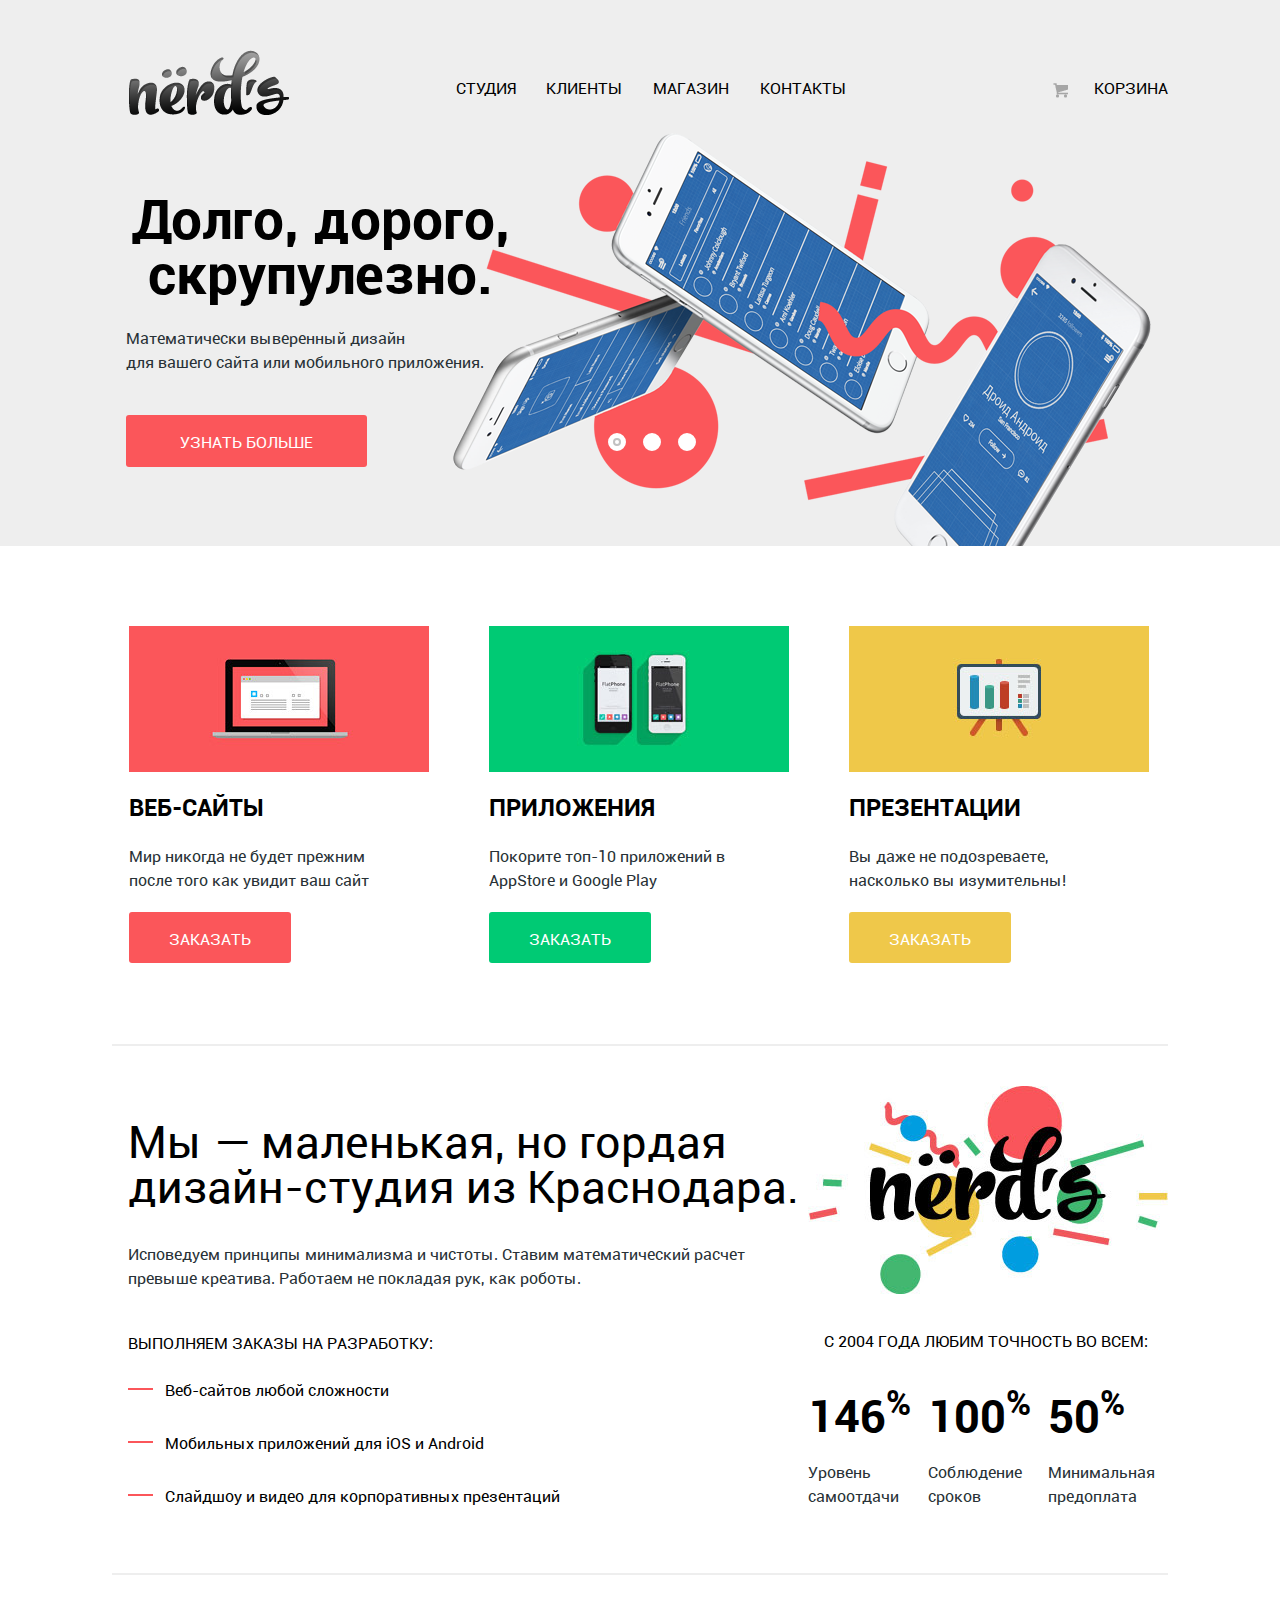
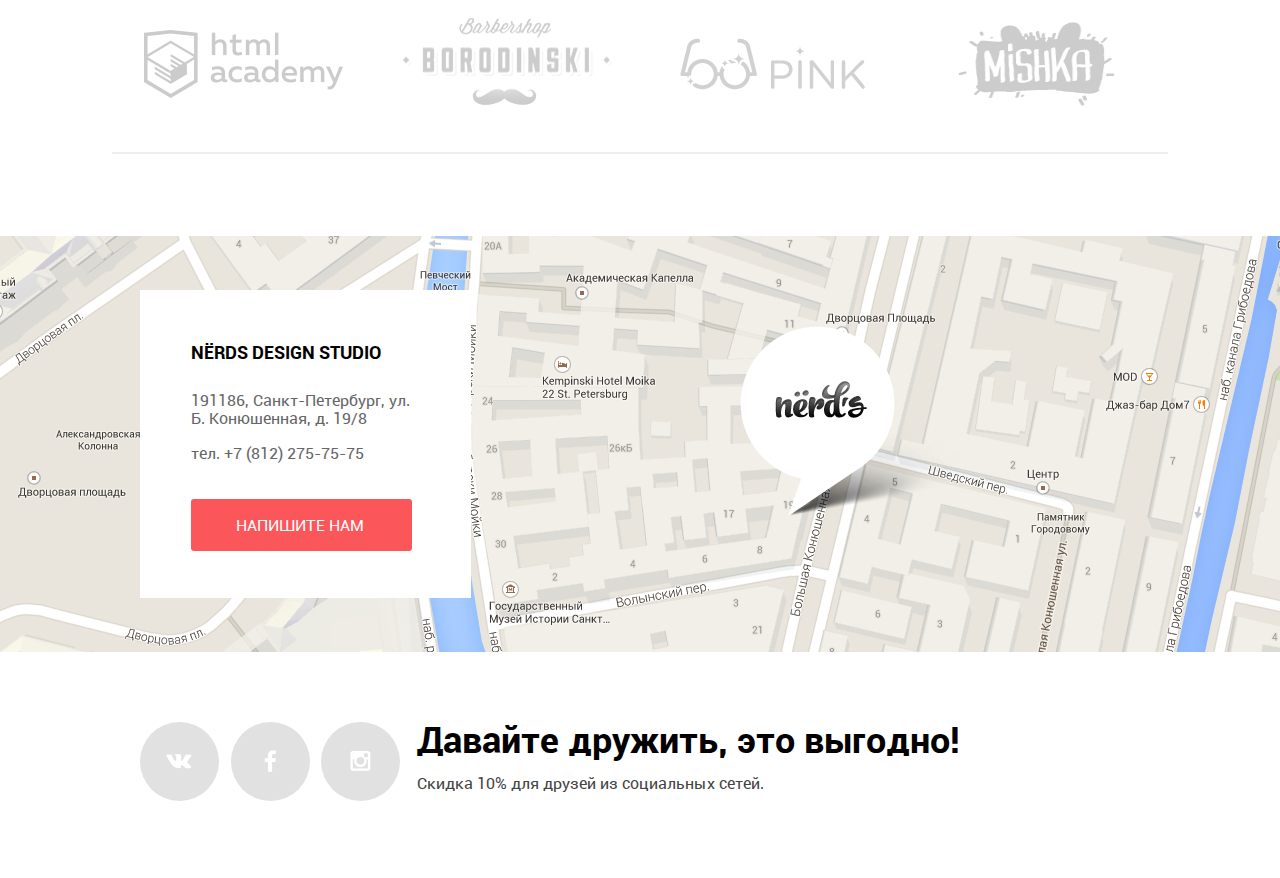
<file: index.html>
<!DOCTYPE html>
<html>
    <head>
        <meta charset="utf-8">
        <title>Nerds главная</title>
        <link rel="stylesheet" href="css/normalize.css" type="text/css">        
        <link rel="stylesheet" href="css/style.css" type="text/css">
    </head>
    <body>
        <header class="main-header">
            <nav class="navigator">
                <a class="logo"></a>
                <ul class="navigator-center">
                    <li>
                        <a href="#">Студия</a>
                    </li>
                    <li>
                        <a href="#">Клиенты</a>
                    </li>
                    <li>
                        <a href="catalog.html">Магазин</a>
                    </li>
                    <li>
                        <a href="#">Контакты</a>
                    </li>
                </ul>
                <a class="basket" href="#">Корзина</a>
            </nav>
            <section class="slider">
                <input type="radio" name="slider" id="slide-btn1" checked>
                <input type="radio" name="slider" id="slide-btn2">
                <input type="radio" name="slider" id="slide-btn3">
                <div class="slider-controls">
                    <label for="slide-btn1"></label>
                    <label for="slide-btn2"></label>
                    <label for="slide-btn3"></label>
                </div>
                <div class="slides">
                    <div class="slide">
                        <h2>Долго, дорого, 
                            скрупулезно.</h2>
                        <p>Математически выверенный дизайн<br> 
                            для вашего сайта или мобильного приложения.</p>
                        <a href="#" class="btn about">Узнать больше</a>
                    </div>
                    <div class="slide">
                        <h2>Любим математику 
                            как никто другой</h2>
                        <p>Никакого креатива, только математические формулы<br> 
                            для расчета идеальных пропорций.</p>
                        <a href="#" class="btn about">Узнать больше</a>
                    </div>
                    <div class="slide">
                        <h2>Только ночь,
                            только хардкор</h2>
                        <p>Работать днем, как все? Мы против этого.<br> 
                            Ближе к полуночи работа только начинается.</p>
                        <a href="#" class="btn about">Узнать больше</a>
                    </div>
                </div>
            </section>
        </header>
        <main class="index-main">
            <section class="products">
                <article class="product">
                    <img src="img/illustration-1.jpg" alt="Веб-сайты" width="300" height="146">
                    <h2>Веб-сайты</h2>
                    <p>Мир никогда не будет прежним после того как увидит ваш сайт</p>
                    <a href="#" class="order-btn">Заказать</a>
                </article>
                <article class="product">
                    <img src="img/illustration-2.jpg" alt="Приложения" width="300" height="146">
                    <h2>Приложения</h2>
                    <p>Покорите топ-10 приложений в AppStore и Google Play</p>
                    <a href="#" class="order-btn">Заказать</a>
                </article>
                <article class="product">
                    <img src="img/illustration-3.jpg" alt="Презентации" width="300" height="146">
                    <h2>Презентации</h2>
                    <p>Вы даже не подозреваете, насколько вы изумительны!</p>
                    <a href="#" class="order-btn">Заказать</a>
                </article>
            </section>
            <section class="features">
                <div class="features-left">
                    <b>Мы — маленькая, но гордая дизайн-студия из Краснодара.</b>
                    <p class="features-left-text1">Исповедуем принципы минимализма и чистоты. Ставим математический расчет
                            превыше креатива. Работаем не покладая рук, как роботы.</p>
                    <p class="features-left-text2">Выполняем заказы на разработку:</p>
                    <ul>
                        <li>Веб-сайтов любой сложности</li>
                        <li>Мобильных приложений для iOS и Android</li>
                        <li>Слайдшоу и видео для корпоративных презентаций</li>
                    </ul>
                </div>
                <div class="features-right">
                    <img src="img/nerds-illustration.jpg" alt="nerds-illustration" width="360" height="208">
                    <p>с 2004 года Любим точность во всем:</p>
                    <div>
                        <span>146<sup>%</sup></span>
                        <span>Уровень самоотдачи</span>
                    </div>
                    <div>
                        <span>100<sup>%</sup></span>
                        <span>Соблюдение сроков</span>
                    </div>
                    <div>
                        <span>50<sup>%</sup></span>
                        <span>Минимальная предоплата</span>
                    </div>
                </div>
            </section>
            <section class="projects">
                <a class="project" href="#">
                    <span>HTML Academy</span>
                    <img src="img/logo-1.png" alt="HTML Academy" width="199" height="68">
                </a>
                <a class="project" href="#">
                        <span>Barbershop</span>
                    <img src="img/logo-2.png" alt="Barbershop" width="209" height="91">
                </a>
                <a class="project" href="#">
                        <span>PINK</span>
                    <img src="img/logo-3.png" alt="PINK" width="185" height="52">
                </a>
                <a class="project" href="#">
                        <span>MISHKA</span>
                    <img src="img/logo-4.png" alt="MISHKA" width="157" height="84">
                </a>
            </section>
            <section class="map">
                <div class="about-us">
                    <h2>NЁRDS DESIGN STUDIO</h2>
                    <p>191186, Санкт-Петербург, 
                        ул. Б. Конюшенная, д. 19/8</p>
                    <p>тел. +7 (812) 275-75-75</p>
                    <a class="open-modal" href="#">Напишите нам</a>
                </div>
            </section>
        </main>
        <footer class="main-footer">
            <div class="social-group">
                <a href="#" class="social vk">
                    <span>Vkontakte</span>
                </a>
                <a href="#" class="social fb">
                    <span>Facebook</span>
                </a>
                <a href="#" class="social ins">
                    <span>Instagram</span>
                </a>
            </div>
            <div class="frends">
                <b>Давайте дружить, это выгодно!</b>
                <p>Скидка 10% для друзей из социальных сетей.</p>
            </div>
        </footer>
        <div class="modal">
            <button class="modal-close">x</button>
            <h2>Напишите нам</h2>
            <form action="#" method="get" name="modal-form" id="modal-form">
                <div>    
                    <label for="name">Ваше имя:</label>
                    <label for="email">Ваш e-mail:</label>
                    <input type="text" name="name" id="name" form="modal-form" placeholder="Представьтесь пожалуйста">
                    <input type="email" name="email" id="email" form="modal-form" placeholder="Для отправки ответа">
                </div>
                    <label for="letter">Текст письма:</label>
                <textarea name="letter" id="letter" rows="6" form="modal-form" placeholder="В свободной форме"></textarea>
                <input type="submit" name="submit" value="Отправить" id="submit" form="modal-form">
            </form>
        </div>
        <script type="text/javascript" src="js/script.js"></script>
    </body>
</html>
</file>
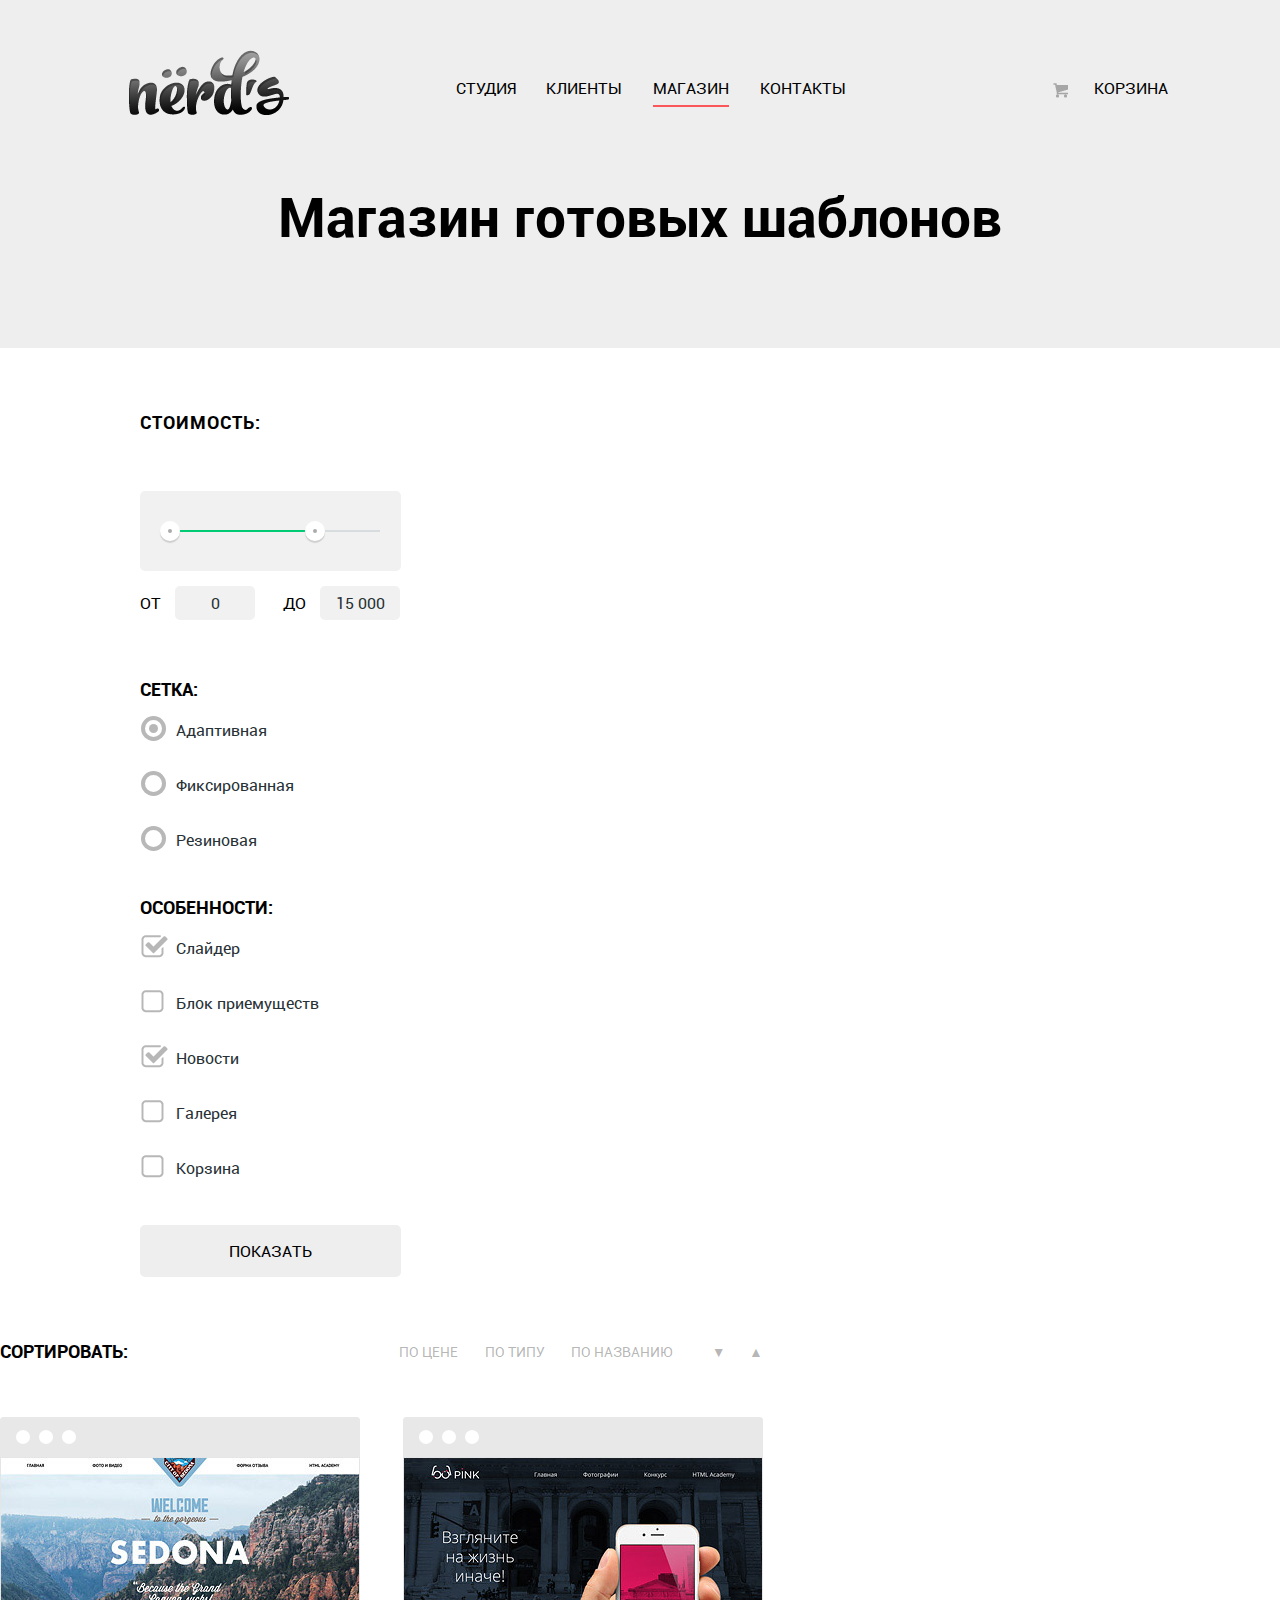
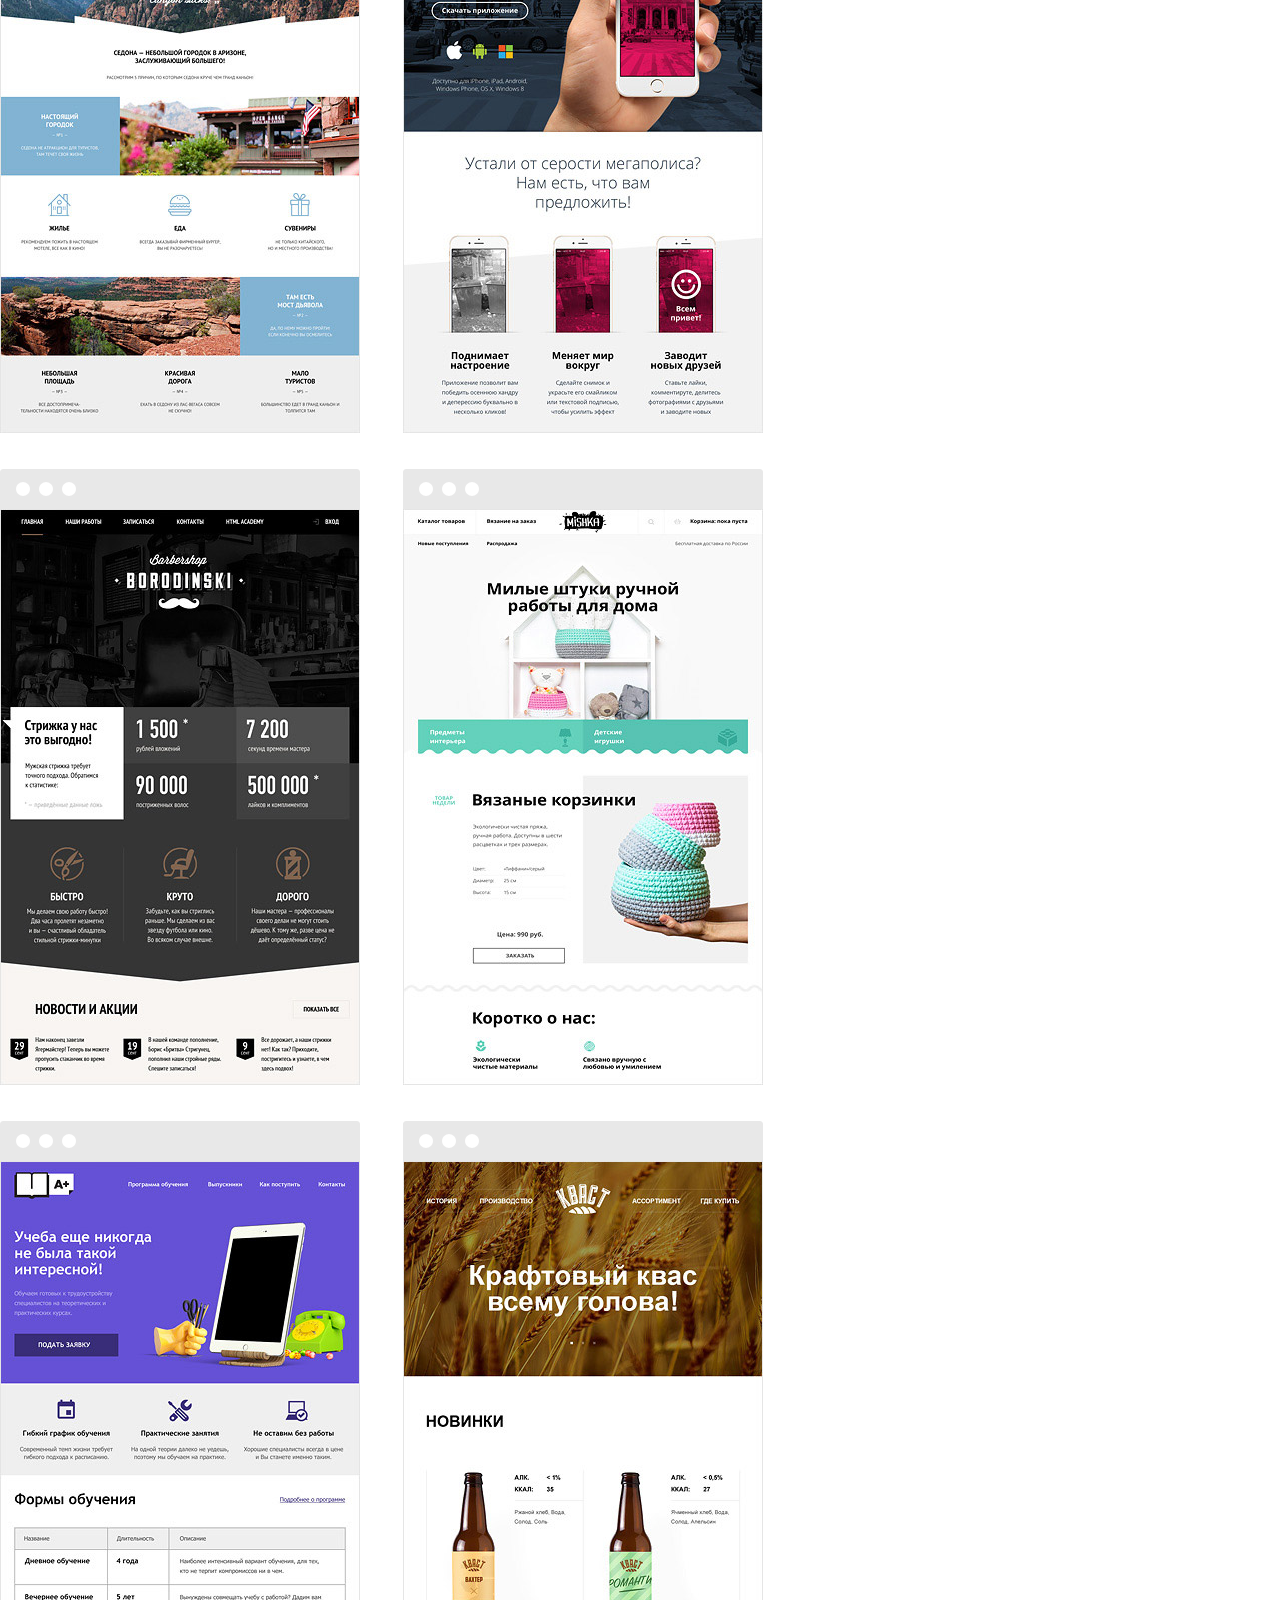
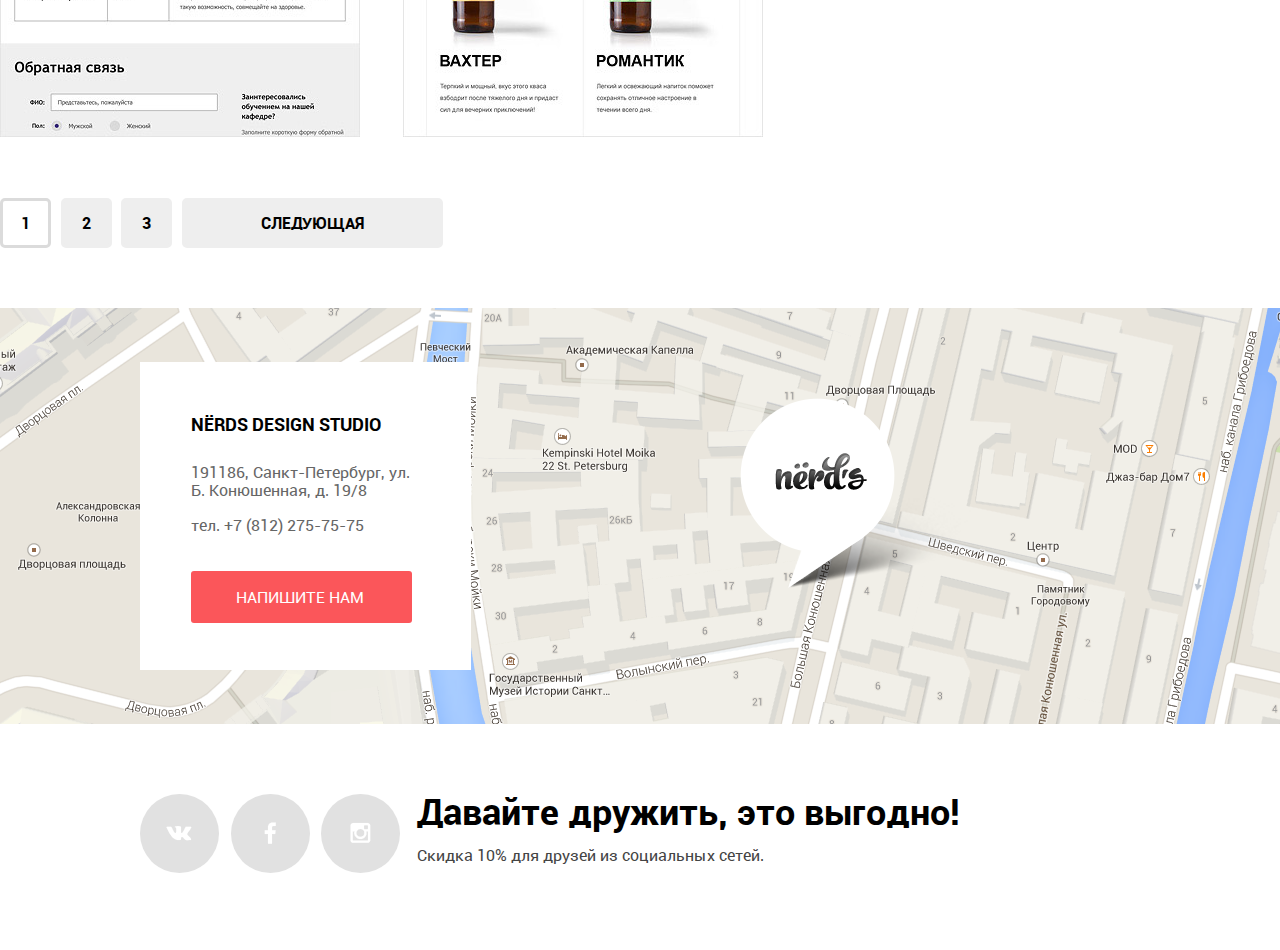
<file: catalog.html>
<!DOCTYPE html>
<html>
    <head>
        <meta charset="utf-8">
        <title>Nerds каталог</title>
        <link rel="stylesheet" href="css/normalize.css" type="text/css">
        <link rel="stylesheet" href="css/style.css" type="text/css">
    </head>
    <body>
        <header class="main-header">
            <nav class="navigator">
                <a class="logo" href="index.html"></a>
                <ul class="navigator-center">
                    <li>
                        <a href="#">Студия</a>
                    </li>
                    <li>
                        <a href="#">Клиенты</a>
                    </li>
                    <li>
                        <a class="current">Магазин</a>
                    </li>
                    <li>
                        <a href="#">Контакты</a>
                    </li>
                </ul>
                <a class="basket" href="#">Корзина</a>
            </nav>
            <h2>Магазин готовых шаблонов</h2>
        </header>
        <main class="catalog-main">
            <section class="filter">
                <form action="#" method="get" name="filter-form" id="filter-form">
                    <fieldset>
                        <legend>Стоимость:</legend>
                        <div class="range-filter">
                            <div class="range-controls">
                                <div class="scale">
                                    <div class="bar" style="width:70%;"></div>
                                </div>
                                <div class="toggle min-toggle"></div>
                                <div class="toggle max-toggle"></div>
                            </div>
                            <div class="price-controls">
                                <label for="min-price">ОТ</label> 
                                <input class="min-price" id="min-price" type="text" value="0">
                                <label for="max-price">ДО</label>
                                <input class="max-price" id="max-price" type="text" value="15 000">
                            </div>
                        </div>
                    </fieldset>
                    <fieldset>
                        <legend>Сетка:</legend>
                        <input type="radio" name="grid" id="adaptive" checked>
                        <label for="adaptive">Адаптивная</label>
                        <input type="radio" name="grid" id="fixed">
                        <label for="fixed">Фиксированная</label>
                        <input type="radio" name="grid" id="rubber">
                        <label for="rubber">Резиновая</label>
                    </fieldset>
                    <fieldset>
                        <legend>Особенности:</legend>
                        <input type="checkbox" name="features" id="slider" checked>
                        <label for="slider">Слайдер</label>
                        <input type="checkbox" name="features" id="Benefits">
                        <label for="Benefits">Блок приемуществ</label>
                        <input type="checkbox" name="features" id="news" checked>
                        <label for="news">Новости</label>
                        <input type="checkbox" name="features" id="gallery">
                        <label for="gallery">Галерея</label>
                        <input type="checkbox" name="features" id="busket">
                        <label for="busket">Корзина</label>
                    </fieldset>
                    <input type="submit" name="show" id="show" value="Показать">
                </form>
            </section>
            <section class="portfolio">
                <div class="sort">
                    <p>Сортировать:</p>
                    <div class="sort-by">
                        <a href="#">По цене</a>
                        <a href="#">По типу</a>
                        <a href="#">По названию</a>
                        <a href="#">▼</a>
                        <a href="#">▲</a>
                    </div>
                </div>
                <article class="portfolio-item">
                    <img src="img/img-sedona.jpg" alt="sedona" width="360" height="576">
                    <div class="item-about">
                        <h2>Sedona</h2>
                        <p>Информационный сайт для туристов</p>
                        <a href="#" class="buy-btn">9 900 руб.</a>
                    </div>
                </article>
                <article class="portfolio-item">
                    <img src="img/img-pink.jpg" alt="pink" width="360" height="576">
                    <div class="item-about">
                        <h2>Pink</h2>
                        <p>Продуктовый лендинг приложения для iOS и Android</p>
                        <a href="#" class="buy-btn">9 900 руб.</a>
                    </div>
                </article>
                <article class="portfolio-item">
                    <img src="img/img-barbershop.jpg" alt="parbershop" width="360" height="576">
                    <div class="item-about">
                        <h2>Barbershop</h2>
                        <p>Сайт салоны красоты. Для мужчин, да.</p>
                        <a href="#" class="buy-btn">9 900 руб.</a>
                    </div>
                </article>
                <article class="portfolio-item">
                    <img src="img/img-mishka.jpg" alt="mishka" width="360" height="576">
                    <div class="item-about">
                        <h2>Mishka</h2>
                        <p>Интернет-магазин вязаных игрушек</p>
                        <a href="#" class="buy-btn">9 900 руб.</a>
                    </div>
                </article>
                <article class="portfolio-item">
                    <img src="img/img-aplus.jpg" alt="A plus" width="360" height="576">
                    <div class="item-about">
                        <h2>A plus</h2>
                        <p>Лендинг курсов повышения квалификации</p>
                        <a href="#" class="buy-btn">9 900 руб.</a>
                    </div>
                </article>
                <article class="portfolio-item">
                    <img src="img/img-kvast.jpg" alt="kvast" width="360" height="576">
                    <div class="item-about">
                        <h2>Кваст</h2>
                        <p>Промо-сайт производителя крафтового кваса</p>
                        <a href="#" class="buy-btn">9 900 руб.</a>
                    </div>
                </article>
                <div class="page-counter">
                    <a class="active-page">1</a>
                    <a href="#">2</a>
                    <a href="#">3</a>
                    <a class="next" href="#">Следующая</a>
                </div>
            </section>
            <section class="map">
                <div class="about-us">
                    <h2>NЁRDS DESIGN STUDIO</h2>
                    <p>191186, Санкт-Петербург, 
                        ул. Б. Конюшенная, д. 19/8</p>
                    <p>тел. +7 (812) 275-75-75</p>
                    <a class="open-modal" href="#">Напишите нам</a>
                </div>
            </section>
        </main>
        <footer class="main-footer">
            <div class="social-group">
                <a href="#" class="social vk">
                    <span>Vkontakte</span>
                </a>
                <a href="#" class="social fb">
                    <span>Facebook</span>
                </a>
                <a href="#" class="social ins">
                    <span>Instagram</span>
                </a>
            </div>
            <div class="frends">
                <b>Давайте дружить, это выгодно!</b>
                <p>Скидка 10% для друзей из социальных сетей.</p>
            </div>
        </footer>
        <div class="modal">
            <button class="modal-close">x</button>
            <h2>Напишите нам</h2>
            <form action="#" method="get" name="modal-form" id="modal-form">
                <div>    
                    <label for="name">Ваше имя:</label>
                    <label for="email">Ваш e-mail:</label>
                    <input type="text" name="name" id="name" form="modal-form" placeholder="Представьтесь пожалуйста">
                    <input type="email" name="email" id="email" form="modal-form" placeholder="Для отправки ответа">
                </div>
                    <label for="letter">Текст письма:</label>
                <textarea name="letter" id="letter" rows="6" form="modal-form" placeholder="В свободной форме"></textarea>
                <input type="submit" name="submit" value="Отправить" id="submit" form="modal-form">
            </form>
        </div>
        <script type="text/javascript" src="js/script.js"></script>
    </body>
</html>
</file>
<file: css/style.css>
/* Put your CSS code in the left column, instead of example, to put or remove unnecessary prefixes. */

@font-face {
    font-family: 'Roboto';
    font-weight: 400;
    src: url(../fonts/Roboto-Regular.ttf);
}

@font-face {
    font-family: 'Roboto-Bold';
    font-weight: 700;
    src: url(../fonts/Roboto-Bold.ttf);
}

html,
body {
    font-family: "Roboto", "Arial", sans-serif;
    font-size: 16px;
    line-height: 24px;
    margin: 0;
    padding: 0;
    width: auto;
    font-weight: 400;
}

/*header*/
.main-header {
    width: 100%;
    background: #eeeeee;
}

.main-header h2 {
    font-family: "Roboto-Bold", "Arial", sans-serif;
    vertical-align: middle;
    text-align: center;
    font-size: 55px;
    line-height: 55px;
    margin: 0;
    padding: 0;
    margin-top: 75px;
    padding-bottom: 103px;
    font-weight: bold;
}

.navigator {
    display: -webkit-box;
    display: -ms-flexbox;
    display: flex;
    -webkit-box-pack: justify;
        -ms-flex-pack: justify;
            justify-content: space-between;
    margin: 0 auto;
    padding: 0 20px;
    padding-top: 50px;
    width: 82.5555%;
}

.logo {
    -webkit-box-align: end;
        -ms-flex-align: end;
            align-items: flex-end;
    display: block;
    width: 160px;
    height: 65px;
    padding: 0;
    margin: 0;
    margin-left: 17px;
    background: transparent url("../img/nerds-logo.png") no-repeat center
}

.navigator a {
    text-decoration: none;
    color: black;
    font-size: 16px;
    text-transform: uppercase;
}

.navigator-center {
    display: -webkit-box;
    display: -ms-flexbox;
    display: flex;
    -webkit-box-pack: justify;
        -ms-flex-pack: justify;
            justify-content: space-between;
    -webkit-box-align: end;
        -ms-flex-align: end;
            align-items: flex-end;
    width: 37%;
    margin: 0;
    margin-right: 20px;
    margin-left: -20px;
    padding: 0;
    margin-bottom: 15px;
}

.navigator-center li {
    list-style: none;
    padding: 0;
    margin: 0;
}


.navigator a:not(.current):hover {
    color: #fb565a;
}

.navigaror a:not(.current):active {
    color: rgba(0, 0, 0, 0.3);
}

.current {
    position: relative;
}

.current::before {
    position: absolute;
    content: "";
    display: block;
    width: 100%;
    height: 2px;
    background: #fb565a;
    bottom: -9px;
}

.basket {
    margin-top: auto;
    margin-bottom: 15px;
    padding-left: 41px;
    position: relative;
}

.basket::after {
    content: "";
    display: block;
    position: absolute;
    width: 15px;
    height: 15px;
    background: transparent url("../img/sprites.png") no-repeat 0 0;
    top: 7px;
    left: 0;
}

/*----------------------------------*/

/*slider*/
.slider {
    margin-right: auto;
    margin-left: auto;
    width: 82.5555%;
    height: 431px;
    position: relative;
}

.slide {
    width: 100%;
    height: 100%;
    position: absolute;
    top: 0;
    left: 0;
    padding-left: 14px;
}
.slide h2 {
    font-size: 55px;
    line-height: 55px;
    padding: 0;
    margin: 0;
    margin-top: 77px;
    margin-bottom: 24px;
}
.slide p {
    font-size: 16px;
    line-height: 24px;
    color: #283136;
    padding: 0;
    margin: 0;
    margin-bottom: 56px;
}
.about {
    font-size: 16px;
    line-height: 18px;
    text-transform: uppercase;
    padding: 17px 54px 15px;
    text-decoration: none;
    background: #fb565a;
    color: white;
    border-radius: 3px;
}

.about:hover {
    background: #e74246;
}

.about:active {
    color: rgba(255, 255, 255, 0.3);
    background: #d7373b;
}

.slide:nth-child(1) {
    background: transparent url("../img/slide1.png") no-repeat bottom  right 31px;
}
.slide:nth-child(1) h2,
.slide:nth-child(1) p {
    width: 390px;
}

.slide:nth-child(2) {
    background: transparent url("../img/slide2.png") no-repeat bottom right;
}
.slide:nth-child(2) h2,
.slide:nth-child(2) p {
    width: 535px;
}

.slide:nth-child(3) {
    background: transparent url("../img/slide3.png") no-repeat bottom right;    
}
.slide:nth-child(3) h2,
.slide:nth-child(3) p {
    width: 430px;
}

.slider-controls {
    width: 88px;
    display: -webkit-box;
    display: -ms-flexbox;
    display: flex;
    -webkit-box-pack: justify;
        -ms-flex-pack: justify;
            justify-content: space-between;
    position: absolute;
    left: 47%;
    margin-right: -44px;
    top: 318px;
    z-index: 1000;
}
.slider-controls label {
    position: relative;
    cursor: pointer;
    width: 4px;
    height: 4px;
    background: white;
    border:7px solid white;
    border-radius: 50%;
}

#slide-btn1:checked ~ .slider-controls label:nth-child(1)::after,
#slide-btn2:checked ~ .slider-controls label:nth-child(2)::after,
#slide-btn3:checked ~ .slider-controls label:nth-child(3)::after {
    content: "";
    position: absolute;
    display: block;
    width: 4px;
    height: 4px;
    background: white;
    border: 2px solid #c1c1c1;
    border-radius: 50%;
    cursor: pointer;
    top: -2px;
    left: -2px;
}

.slider input {
    display: none;
}

.slide {
    display: none;
}




#slide-btn1:checked ~ .slides .slide:nth-child(1) {
    display: block;
}
#slide-btn2:checked ~ .slides .slide:nth-child(2) {
    display: block;
}
#slide-btn3:checked ~ .slides .slide:nth-child(3) {
    display: block;
}

/*------------------------------------------*/
/*index-main*/
.index-main {
    display: -webkit-box;
    display: -ms-flexbox;
    display: flex;
    -ms-flex-wrap: wrap;
        flex-wrap: wrap;
    padding: 0;
    width: 100%;
    -webkit-box-pack: center;
        -ms-flex-pack: center;
            justify-content: center;
}

.products {
    width: 82.5555%;
    display: -webkit-box;
    display: -ms-flexbox;
    display: flex;
    margin-top: 80px;
    padding: 0;
    padding-bottom: 93px;
    border-bottom: 2px solid #eeeeee;
    -webkit-box-pack: justify;
        -ms-flex-pack: justify;
            justify-content: space-between;
}

.product {
    width: 300px;
    padding-right: 60px;
}

.product:first-child {
    margin-left: 17px;
}

.product h2 {
    font-family: "Roboto-Bold", "Arial", sans-serif;
    margin: 0;
    margin-top: 15px;
    margin-bottom: 21px;
    padding: 0;
    font-size: 24px;
    line-height: 30px;
    font-weight: bold;
    text-transform: uppercase;
}

.product p {
    width: 250px;
    font-size: 16px;
    line-height: 24px;
    color: #283136;
    margin: 0;
    margin-bottom: 35px;
    padding: 0;
}
.product:last-child p {
    width: 230px;
}

.product a {
text-decoration: none;
text-transform: uppercase;
color: white;
font-weight: 400;
font-size: 16px;
line-height: 18px;
padding: 17px 40px 14px;
background: #fb565a;
border-radius: 3px;
}

.product:first-child a:hover {
    background: #e74246;
}

.product:first-child a:active {
    color: rgba(255, 255, 255, 0.3);
    background: #d7373b;
} 

.product:nth-child(2) a {
    background: #00ca74;
}

.product:nth-child(2) a:hover {
    background: #00bc6c;
}

.product:nth-child(2) a:active {
    background: #00aa62;
    color: rgba(255, 255, 255, 0.3);
}

.product:last-child a {
    background: #efc84a;
}

.product:last-child a:hover {
    background: #eab534;
}

.product:last-child a:active {
    color: rgba(255, 255, 255, 0.3);
    background: #e5a722;
}

/*---------------------------------*/

.features {
    margin: 0;
    padding: 0;
    padding-bottom: 65px;
    padding-top: 40px;
    border-bottom: 2px solid #eeeeee;
    width: 82.5555%;
    display: -webkit-box;
    display: -ms-flexbox;
    display: flex;
    -webkit-box-pack: justify;
        -ms-flex-pack: justify;
            justify-content: space-between;
}

.features-left {
    width: 680px;
    display: -webkit-box;
    display: -ms-flexbox;
    display: flex;
    -ms-flex-wrap: wrap;
        flex-wrap: wrap;
    padding-top: 34px;
    padding-left: 16px;
}

.features-left b {
    margin: 0;
    margin-bottom: 32px;
    padding: 0;
    font-size: 45px;
    line-height: 45px;
    font-weight: 400;
}

.features-left-text1 {
    margin: 0;
    margin-bottom: 44px;
    padding: 0;
    font-size: 16px;
    line-height: 24px;
    color: #283136;
}

.features-left-text2 {
    margin: 0;
    padding: 0;
    font-size: 16px;
    line-height: 18px;
    margin-bottom: 26px;
    text-transform: uppercase;
    color: black;
}

.features-left ul {
    margin: 0;
    padding: 0;
}

.features-left li {
    margin: 0;
    padding: 0;
    padding-left: 37px;
    list-style: none;
    margin-bottom: 29px;
    position: relative;
}

.features-left li:last-child {
    margin-bottom: 0;
}
.features-left li::after {
    content: "";
    display: block;
    width: 25px;
    height: 2px;
    background: #fb565a;
    position: absolute;
    left: 0;
    top: 10px;
}

.features-right {
    width: 360px;
    margin: 0;
    padding: 0;
    display: -webkit-box;
    display: -ms-flexbox;
    display: flex;
    -ms-flex-wrap: wrap;
        flex-wrap: wrap;
    -webkit-box-pack: justify;
        -ms-flex-pack: justify;
            justify-content: space-between;
}

.features-right p {
    width: 100%;
    margin: 0;
    margin-left: 16px;
    padding: 0;
    margin-top: 25px;
    text-transform: uppercase;
}

.features-right div {
    -ms-flex-item-align: end;
        align-self: flex-end;
    margin: 0;
    padding: 0;
    width: 120px;
}

.features-right span:first-child {
    font-family: "Roboto-Bold", "Arial", sans-serif;
    text-transform: uppercase;
    font-size: 45px;
    line-height: 87px;
    font-weight: bold;
}

.features-right span:last-child {
    padding: 0;
    margin: 0;
    font-weight: 400;
    font-size: 16px;
    line-height: 18px;
    color: #283136;
    text-transform: none;
    vertical-align: right;
}

/*--------------------------------*/

/*projects*/
.projects {
    width: 82.5555%;
    margin: 0 auto;
    margin-bottom: 82px;
    padding: 0;
    display: -webkit-box;
    display: -ms-flexbox;
    display: flex;
    -webkit-box-pack: justify;
        -ms-flex-pack: justify;
            justify-content: space-between;
    border-bottom: 2px solid #eeeeee;
}

.project {
    text-decoration: none;
    width: 25%;
    height: 177px;
    display: -webkit-box;
    display: -ms-flexbox;
    display: flex;
    -webkit-box-pack: center;
        -ms-flex-pack: center;
            justify-content: center;
    -webkit-box-align: center;
        -ms-flex-align: center;
            align-items: center;
}

.project span {
    display: none;
}

.project img {
    opacity: 0.2;
}

.project:hover img {
    opacity: 1;
}

.project:active img {
    opacity: 0.1;
}
/*------------------------------*/

/*map*/
.map {
    width: 100%;
    height: 416px;
    display: -webkit-box;
    display: -ms-flexbox;
    display: flex;
    -webkit-box-pack: start;
        -ms-flex-pack: start;
            justify-content: flex-start;
    background: url("../img/map.png") no-repeat center top -151px;
}

.about-us {
    -ms-flex-item-align: center;
        align-self: center;
    background: white;
    width: 221px;
    padding: 54px 59px 47px 51px;
    margin-left: 140px;
    display: -webkit-box;
    display: -ms-flexbox;
    display: flex;
    -webkit-box-orient: vertical;
    -webkit-box-direction: normal;
        -ms-flex-direction: column;
            flex-direction: column;
    -webkit-box-pack: justify;
        -ms-flex-pack: justify;
            justify-content: space-between;
}

.about-us h2 {
    font-family: "Roboto-Bold", "Arial", sans-serif;
    text-transform: uppercase;
    font-size: 18px;
    line-height: 18px;
    font-weight: bold;
    margin: 0;
    margin-bottom: 29px;
    padding: 0;
}

.about-us p {
    font-size: 16px;
    line-height: 18px;
    color: #666666;
    margin: 0;
    margin-bottom: 17px
}

.about-us a {
    text-decoration: none;
    font-size: 16px;
    line-height: 18px;
    text-transform: uppercase;
    font-weight: 400;
    margin-top: 20px;
    padding: 17px 45px;
    background: #fb565a;
    color: white;
    border-radius: 3px;
}

.about-us a:hover {
    background: #e74246;
}

.about-us a:active {
    color: rgba(255, 255, 255, 0.3);
    background: #d7373b;
} 


/*-----------------------------*/

/*footer*/

.main-footer {
    width: auto;
    margin: 0 auto;
    padding: 70px 140px;
    display: -webkit-box;
    display: -ms-flexbox;
    display: flex;
    -webkit-box-pack: justify;
        -ms-flex-pack: justify;
            justify-content: space-between;
}

.social-group {
    width: 260px;
    display: -webkit-box;
    display: -ms-flexbox;
    display: flex;
    -webkit-box-pack: justify;
        -ms-flex-pack: justify;
            justify-content: space-between;
}

.social span {
    display: none
}

.social {
    display: block;
    width: 79px;
    height: 79px;
    background: #e1e1e1 url("../img/sprites.png") no-repeat;
    border-radius: 50%;
}

.vk {
    background-position:  0 -173px;
}
.vk:hover {
    background: #e74246 url("../img/sprites.png") no-repeat 0 -173px;
}
.vk:active {
    background: #d7373b url("../img/sprites.png") no-repeat 0 -173px;
}

.fb {
    background-position: 0 -15px;
}
.fb:hover {
    background: #e74246 url("../img/sprites.png") no-repeat 0 -15px;
}
.fb:active {
    background: #d7373b url("../img/sprites.png") no-repeat 0 -15px;
}

.ins {
    background-position: 0 -94px;
}
.ins:hover {
    background: #e74246 url("../img/sprites.png") no-repeat 0 -94px;
}
.ins:active {
    background: #d7373b url("../img/sprites.png") no-repeat 0 -94px;
    
}


.frends {
    margin-right: 18%;
}

.frends b {
    font-family: "Roboto-Bold", "Arial", sans-serif;
    font-weight: 700;
    font-size: 36px;
    line-height: 36px;
    vertical-align: middle;
}

.frends p {
    font-size: 16px;
    line-height: 18px;
    color: #444444;
    vertical-align: middle;
}

/*-----------------------*/

/*modal*/

.modal {
    display: none;
}

.modal-open {
    display: -webkit-box;
    display: -ms-flexbox;
    display: flex;
    width: 760px;
    background: white;
    position: fixed;
    z-index: 1500;
    left: 15%;
    bottom: 40px;
    -ms-flex-wrap: wrap;
        flex-wrap: wrap;
    padding: 70px 100px 86px;
    -webkit-box-shadow: 0 20px 40px 0px rgba(0, 0, 0, 0.75);
            box-shadow: 0 20px 40px 0px rgba(0, 0, 0, 0.75);
}

.modal-open h2 {
    -ms-flex-preferred-size: auto;
        flex-basis: auto;
    font-size: 45px;
    line-height: 45px;
    margin: 0;
    margin-bottom: 48px;
    padding: 0;
}

.modal-open div {
    width: 100%;
    display: -webkit-box;
    display: -ms-flexbox;
    display: flex;
    -ms-flex-wrap: wrap;
        flex-wrap: wrap;
    margin-bottom: 35px;
    -webkit-box-pack: justify;
        -ms-flex-pack: justify;
            justify-content: space-between;

}

.modal-open input[type="text"],
.modal-open input[type="email"],
.modal-open textarea {
    padding: 16px 14px;
    border: 2px solid #d7dcde;
    border-radius: 3px;
    width: 328px;
}
.modal-open input[type="text"]:hover,
.modal-open input[type="email"]:hover,
.modal-open textarea:hover {
    border-color: #b4b9bb;
}

.modal-open input[type="text"]:focus,
.modal-open input[type="email"]:focus,
.modal-open textarea:focus {
    border-color: #000000;
}

.modal-open label {
    font-family: "Roboto-Bold", "Arial", sans-serif;
    display: inline-block;
    width: 360px;
    font-size: 16px;
    line-height: 18px;
    font-weight: 700;
    margin-bottom: 9px;
}

.modal-open textarea {
    width: 728px;
}

.modal-open input[type="submit"] {
    font-size: 16px;
    line-height: 18px;
    text-transform: uppercase;
    padding: 17px 84px 15px 82px;
    border: none;
    background: #fb565a;
    color: white;
    border-radius: 3px;
    margin: 0;
    margin-top: 45px;
    cursor: pointer;
}
.modal-open input[type="submit"]:hover {
    background: #e74246;
}

.modal-open input[type="submit"]:active {
    color: rgba(255, 255, 255, 0.3);
    background: #d7373b;
} 

.modal-close {
    position: absolute;
    height: 16px;
    top: 85px;
    right: 100px;
    font-size: 0;
    border: 0;
    background: 0 0;
    cursor: pointer;
    outline: 0;
}

.modal-close::after,
.modal-close::before {
    position: absolute;
    display: block;
    content: "";
    width: 26px;
    height: 5px;
    border-radius: 1px;
    background: rgba(259, 86, 90, 0.3);
    top: 8px;
    left: -1px;
    cursor: pointer;
}

.modal-close::after {
    -webkit-transform: rotate(45deg);
        -ms-transform: rotate(45deg);
            transform: rotate(45deg);
}

.modal-close::before {
    -webkit-transform: rotate(-45deg);
        -ms-transform: rotate(-45deg);
            transform: rotate(-45deg);
}

.modal-close:hover::after,
.modal-close:hover::before {
    background: rgba(259, 86, 90, 1);
}

.modal-close:active::after,
.modal-close:active::before {
    background: rgba(259, 86, 90, 0.1);
}
/*======================================*/

/*catalog*/
.catalog-main {
    display: -webkit-box;
    display: -ms-flexbox;
    display: flex;
    -ms-flex-wrap: wrap;
        flex-wrap: wrap;
    -webkit-box-pack: justify;
        -ms-flex-pack: justify;
            justify-content: space-between;
}

/*----------------------------------*/

/*filter*/

.filter {
    display: -webkit-box;
    display: -ms-flexbox;
    display: flex;
    -ms-flex-wrap: wrap;
        flex-wrap: wrap;
    width: 260px;
    margin-left: 140px;
    margin-top: 60px;
}

.filter fieldset:nth-child(1) {
    margin-bottom: 55px;
}


.range-filter {
    width: 100%;
    margin-top: 53px;
}

.range-controls {
    position: relative;
    height: 80px;
    margin-bottom: 15px;
    padding: 0 21px;
    background: #f1f1f1;
    border-radius: 5px;
    overflow: hidden;
}

.range-controls .scale {
    margin-top: 39px;
    height: 2px;
    background: #d7dcde;
}

.range-controls .bar {
    height: 2px;
    background: #00ca74;
}

.range-controls .toggle {
    width: 4px;
    height: 4px;
    border: 8px solid white;
    background: #ababab;
    border-radius: 50px;
    position: absolute;
    top: 30px;
    left: 20px;
    -webkit-box-shadow: 0 2px 1px 0 #cfcfcf;
            box-shadow: 0 2px 1px 0 #cfcfcf;
    cursor: pointer;
}

.range-controls .max-toggle {
    left: 165px;
}

.price-controls input {
    width: 60px;
    padding: 8px 10px;
    margin-left: 10px;
    border: none;
    background: #f1f1f1;
    font-size: 16px;
    font-family: inherit;
    font-weight: 400;
    font-style: normal;
    text-align: center;
    color: #283136;
    border-radius: 5px;
}

.price-controls .min-price {
    margin-right: 24px;
}

.price-controls {
    white-space: nowrap;
}

.filter fieldset {
    border: none;
    margin: 0;
    padding: 0;
}

.filter legend {
    font-family: "Roboto-Bold", "Arial", sans-serif;
    font-size: 18px;
    line-height: 30px;
    font-weight: bold;
    text-transform: uppercase;
    letter-spacing: 0px;
}

.filter fieldset:nth-child(2) {
    display: -webkit-box;
    display: -ms-flexbox;
    display: flex;
    -webkit-box-orient: vertical;
    -webkit-box-direction: normal;
        -ms-flex-direction: column;
            flex-direction: column;
    width: 160px;
    margin: 0;
    margin-bottom: 23px;
    padding: 0;
}

.filter fieldset:nth-child(3) {
    width: 180px;
    display: -webkit-box;
    display: -ms-flexbox;
    display: flex;
    -webkit-box-orient: vertical;
    -webkit-box-direction: normal;
        -ms-flex-direction: column;
            flex-direction: column;
    margin: 0;
    margin-bottom: 27px;
    padding: 0;
}

.filter fieldset:nth-child(1) legend {
    letter-spacing: 1px;
}

.filter fieldset:nth-child(2) label,
.filter fieldset:nth-child(3) label {
    font-family: inherit;
    position: relative;
    margin: 0;
    margin-top: 15px;
    margin-bottom: 20px;
    padding: 0;
    padding-left: 36px;
    font-size: 16px;
    line-height: 20px;
    color: #283136;
    cursor: pointer;
    white-space: nowrap;
}

.filter fieldset:nth-child(2) input,
.filter fieldset:nth-child(3) input {
    display: none;
}

.filter fieldset:nth-child(2) label::after {
    position: absolute;
    top: -4px;
    left: 1px;
    display: block;
    width: 17px;
    height: 17px;
    background: white;
    border: 4px solid rgba(77, 77, 77, 0.4);
    border-radius: 50%;
    content: "";
    z-index: 1;
    cursor: pointer;
}

.filter fieldset:nth-child(2) input:checked + label::before {
    content: "";
    display: block;
    position: absolute;
    width: 9px;
    height: 9px;
    background: rgba(77, 77, 77, 0.4);
    border-radius: 50%;
    z-index: 2;
    top: 4px;
    left: 9px;
}
.filter label:hover {
    color: #000000;
}
.filter fieldset:nth-child(2) label:hover::after {
    border-color: rgba(77, 77, 77, 1);
}


.filter fieldset:nth-child(2) input:checked + label:hover::before {
background: rgba(77, 77, 77, 1);
}

.filter input:disabled + label {
    color: rgba(0, 0, 0, 0.1);
}
.filter fieldset:nth-child(2) input:disabled+ label::after {
    border-color: rgba(77, 77, 77, 0.1);
}


.filter fieldset:nth-child(2) input:checked:disabled + label:hover::before {
background: rgba(77, 77, 77, 0.1);
}

.filter fieldset:nth-child(3) input:not(:checked) + label::after {
    position: absolute;
    top: -3px;
    left: 1px;
    display: block;
    width: 23px;
    height: 23px;
    background: url("../img/checkbox-off.png") no-repeat center;    
    opacity: 0.4;
    content: "";
    z-index: 1;
    cursor: pointer;
}
.filter fieldset:nth-child(3) input:not(:checked) + label:hover::after,
.filter fieldset:nth-child(3) input:checked + label:hover::after {
    opacity: 1;
}

.filter fieldset:nth-child(3) input:not(:checked):disabled + label::after,
.filter fieldset:nth-child(3) input:checked:disabled + label::after {
    opacity: 0.1;
}

.filter fieldset:nth-child(3) input:checked + label::after {
    position: absolute;
    content: "";
    display: block;
    width: 27px;
    height: 23px;
    top: -3px;
    left: 1px;
    background: url("../img/checkbox-on.png") no-repeat center;
    opacity: 0.4;
}

.filter input[type="submit"] {
    font-family: inherit;
    font-size: 16px;
    line-height: 18px;
    font-weight: 400;
    border: 3px solid #eeeeee;
    margin: 0;
    padding: 14px 86px;
    background: #eeeeee;
    color: black;
    text-transform: uppercase;
    cursor: pointer;
    border-radius: 5px;
}

.filter input[type="submit"]:hover {
    background: #dfdfdf;
    border-color: #dfdfdf;
}

.filter input[type="submit"]:active {
    background: #d5d5d5;
    border-color: #d5d5d5;
    color: rgba(0, 0, 0, 0.3);
    border-top-color: #bfbfbf;
}
/*-----------------------------*/

/*portfolio*/
.portfolio {
    display: -webkit-box;
    display: -ms-flexbox;
    display: flex;
    width: 763px;
    -ms-flex-wrap: wrap;
        flex-wrap: wrap;
    margin: 0;
    margin-right: 120px;
    -webkit-box-pack: justify;
        -ms-flex-pack: justify;
            justify-content: space-between;
}

.portfolio .sort {
    display: -webkit-box;
    display: -ms-flexbox;
    display: flex;
    -webkit-box-pack: justify;
        -ms-flex-pack: justify;
            justify-content: space-between;
    width: 100%;
    margin: 0;
    margin-top: 66px;
    margin-bottom: 56px;
}

.sort-by {
    width: 364px;
    display: -webkit-box;
    display: -ms-flexbox;
    display: flex;
    -webkit-box-pack: justify;
        -ms-flex-pack: justify;
            justify-content: space-between;
}

.sort-by a {
    color: rgba(0, 0, 0, 0.3);
    text-decoration: none;
    font-weight: 400;
    font-size: 14px;
    line-height: 18px;
    text-transform: uppercase;
}

.sort-by a:hover {
    color: rgba(0, 0, 0, 0.6);
}
.sort-by a:active {
    color: rgba(0, 0, 0, 1)
}

.sort-by a:nth-child(3) {
    margin-right: 13px;
}

.sort-by a:last-child {
    margin-left: -3px;
}

.sort p {
    font-family: "Roboto-Bold", "Arial", sans-serif;
    margin: 0;
    padding: 0;
    font-size: 18px;
    line-height: 18px;
    font-weight: bold;
    text-transform: uppercase;
}

.portfolio-item {
    padding-top: 40px;
    position: relative;
    margin-bottom: 30px;
}

.portfolio-item img {
    position: relative;
}

.portfolio-item::after {
    position: absolute;
    display: block;
    content: "";
    top: 0;
    left: 0;
    width: 360px;
    height: 40px;
    background: url("../img/browser.png") no-repeat center;
    opacity: 0.12;
}

.portfolio-item .item-about {
    position: absolute;
    left: 0;
    bottom: 0;
    opacity: 0;
    width: 240px;
    background: #eeeeee;
    padding: 0 60px;
    padding-bottom: 49px;
    -webkit-transition: all 0.3s;
    -o-transition: all 0.3s;
    transition: all 0.3s;
}

.portfolio-item:hover {
    -webkit-box-shadow: 0 6px 15px 0 rgba(0, 0, 0, 0.25);
            box-shadow: 0 6px 15px 0 rgba(0, 0, 0, 0.25);
}
.portfolio-item:hover .item-about {
    opacity: 1;
}
.portfolio-item:hover::after {
    opacity: 1;
}

.item-about h2 {
    font-family: "Roboto-Bold", "Arial", sans-serif;
    margin: 0;
    margin-top: 22px;
    padding: 0;
    font-size: 18px;
    line-height: 42px;
    font-weight: 700;
    text-align: center;
    text-transform: uppercase;
}

.item-about p {
    font-size: 16px;
    line-height: 19px;
    margin: 0;
    margin-top: 8px;
    margin-bottom: 28px;
    padding: 0;
    text-align: center;
    color: #666666;
}

.item-about a {
    font-family: "Roboto-Bold", "Arial", sans-serif;
    display: block;
    margin: 0 auto;
    width: 80px;
    padding: 17px 60px;
    font-size: 16px;
    line-height: 18px;
    text-transform: uppercase;
    font-weight: 700;
    white-space: nowrap;
    color: white;
    vertical-align: center;
    background: #fb565a;
    border-radius: 5px;
    text-decoration: none;
}

.item-about a:hover {
    background: #e74246;
}

.item-about a:active {
    color: rgba(255, 255, 255, 0.3);
    background: #d7373b;
} 

.page-counter {
    display: -webkit-box;
    display: -ms-flexbox;
    display: flex;
    -webkit-box-pack: justify;
        -ms-flex-pack: justify;
            justify-content: space-between;
    width: 443px;
    margin-bottom: 60px;
    margin-top: 25px;
}

.page-counter a {
    font-family: "Roboto-Bold", "Arial", sans-serif;
    display: inline-block;
    color: black;
    font-size: 16px;
    line-height: 18px;
    font-weight: 700;
    text-decoration: none;
    text-align: middle;
    vertical-align: center;
    border: 3px solid #eeeeee;
    background: #eeeeee;
    border-radius: 5px;
    padding: 13px 18px;
    text-transform: uppercase;
}

.page-counter a:not(.active-page):hover {
    background: #dfdfdf;
    border-color: #dfdfdf;
}

.page-counter a:not(.active-page):active {
    background: #d5d5d5;
    border-color: #d5d5d5;
    color: rgba(0, 0, 0, 0.3);
    border-top-color: #bfbfbf;
}

.page-counter a.active-page {
    background: white;
    border-color: #dbdbdb;
}

.page-counter a.next {
    padding: 13px 76px;
}
</file>
